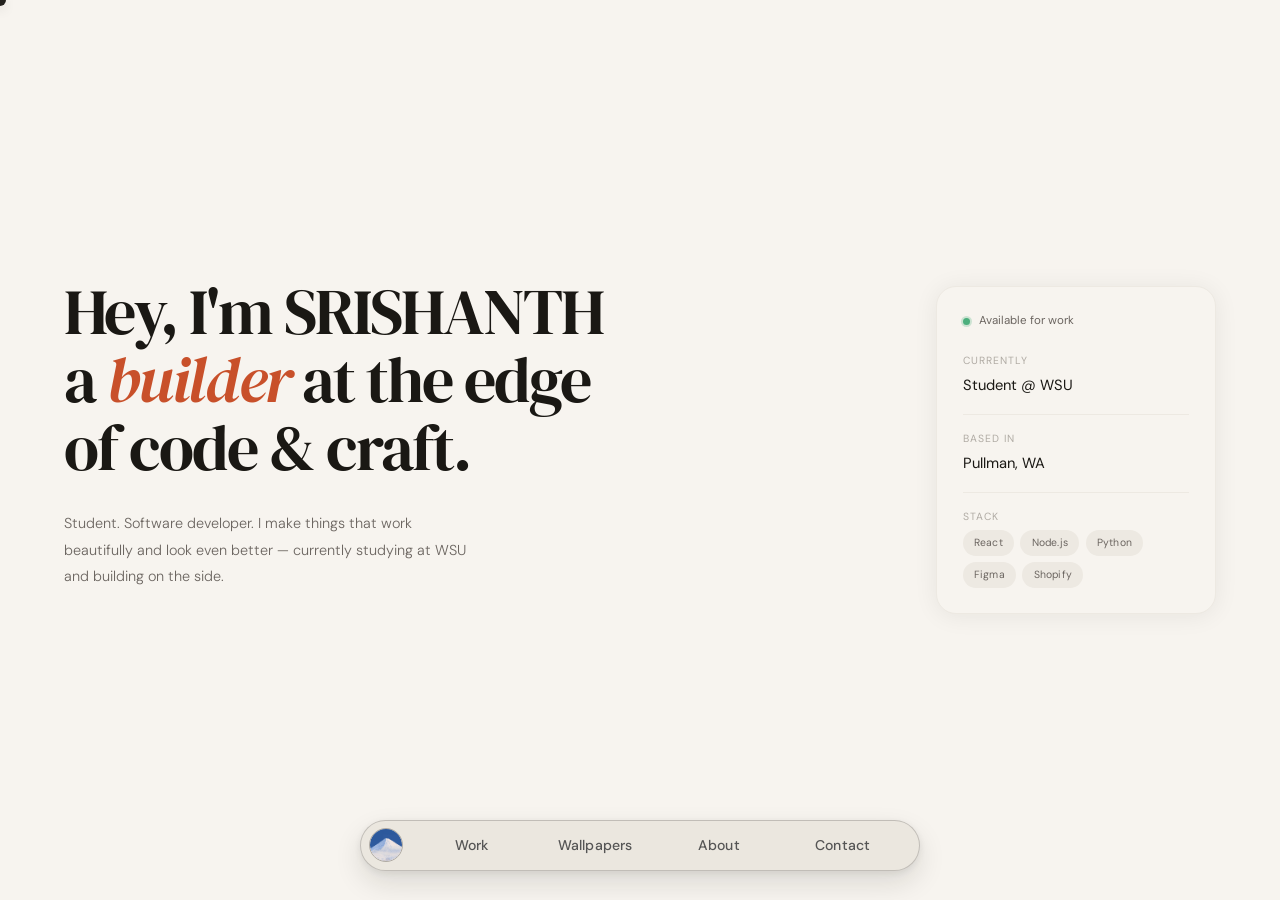
<file: index.html>
<!DOCTYPE html>
<html lang="en">

<head>
  <meta charset="UTF-8" />
  <meta name="viewport" content="width=device-width, initial-scale=1.0" />
  <title>ZeRo</title>
  <link
    href="https://fonts.googleapis.com/css2?family=DM+Serif+Display:ital@0;1&family=DM+Sans:opsz,wght@9..40,300;9..40,400;9..40,500&display=swap"
    rel="stylesheet" />
  <link rel="icon" href="favicon.svg" type="image/svg+xml" />
  <link rel="apple-touch-icon" href="P.jpg" />
  <link rel="stylesheet" href="style.css" />
</head>

<body>
  <div class="cur-dot" id="cd"></div>
  <div class="slide-dots" id="slideDots"></div>
  <nav class="sec-nav" id="secNav" role="navigation" aria-label="Section actions" aria-live="polite"></nav>
  <nav>
    <a class="nav-icon-btn pill" href="#home" style="padding: 0; border-radius: 50%; overflow: hidden;">
      <img src="P.jpg" alt="Srishanth" class="nav-photo" />
    </a>
    <ul class="nav-pill">
      <li><a href="#work">Work</a></li>
      <li><a href="#wallpapers">Wallpapers</a></li>
      <li><a href="#about">About</a></li>
      <li><a href="#contact">Contact</a></li>
    </ul>
  </nav>

  <main class="h-scroll-container">
    <section class="hero" id="home">
      <div class="hero-left">
        <h1 class="h-title">
          Hey, I'm SRISHANTH <br />
          a <em>builder</em> at the edge<br />of code &amp; craft.
        </h1>
        <p class="h-body">
          Student. Software developer. I make things that work beautifully
          and look even better — currently studying at WSU and building on the side.
        </p>
      </div>
      <div class="hero-right">
        <div class="hero-card">
          <div class="hero-card-status"><span class="status-dot"></span> Available for work</div>
          <div class="hero-card-label">Currently</div>
          <div class="hero-card-val">Student @ WSU</div>
          <div class="hero-card-divider"></div>
          <div class="hero-card-label">Based in</div>
          <div class="hero-card-val">Pullman, WA</div>
          <div class="hero-card-divider"></div>
          <div class="hero-card-label">Stack</div>
          <div class="hero-card-stack">
            <span class="hero-card-tag">React</span>
            <span class="hero-card-tag">Node.js</span>
            <span class="hero-card-tag">Python</span>
            <span class="hero-card-tag">Figma</span>
            <span class="hero-card-tag">Shopify</span>
          </div>
        </div>
      </div>
    </section>
    <section class="work rev" id="work">
      <div class="work-inner-content">
        <div class="sec-label">Selected work</div>
        <a class="proj" href="#">
          <div class="proj-l"><span class="proj-n">01</span>
            <div class="proj-info">
              <div class="proj-name">Project Alpha</div>
              <div class="proj-meta">Web App · React · Node.js</div>
            </div>
          </div>
          <div class="proj-r"><span class="proj-yr">2024</span><span class="proj-arr">→</span></div>
        </a>
      </div>
    </section>
    <section class="work rev" id="wallpapers">
      <div class="work-inner-content">
        <div class="sec-label">Wallpapers</div>
        <a class="proj" href="#">
          <div class="proj-l"><span class="proj-n">01</span>
            <div class="proj-info">
              <div class="proj-name">Midnight Desktop Pack</div>
              <div class="proj-meta">4K Resolution · $5</div>
            </div>
          </div>
          <div class="proj-r"><span class="proj-yr">Buy now</span><span class="proj-arr">→</span></div>
        </a>
      </div>
    </section>
    <div class="about rev" id="about">
      <div class="about-in">
        <div class="about-hed">Building at the<br />edge of <em>code</em><br />&amp; <em>craft.</em></div>
        <div class="about-copy">
          <p>I'm a senior student studying Computer Science who believes the best work happens when technical precision meets genuine aesthetic care.</p>
          <div class="pills">
            <span class="pill">React</span><span class="pill">Node.js</span><span class="pill">Python</span>
          </div>
        </div>
      </div>
    </div>
    <section class="contact rev" id="contact">
      <div class="contact-inner">
        <div>
          <h2 class="contact-hed">Let's make<br /><em>something</em><br />together.</h2>
        </div>
        <form class="cform" id="contactForm">
          <div class="cfield"><label>Name</label><input type="text" id="contactName" placeholder="Your name" required /></div>
          <div class="cfield"><label>Email</label><input type="email" id="contactEmail" placeholder="your@email.com" required /></div>
          <div class="cfield"><label>Message</label><textarea id="contactMessage" placeholder="Tell me about your project…" required></textarea></div>
          <button class="cbtn" type="submit">Send it →</button>
        </form>
      </div>
      <footer class="slide-footer">
        <p>ZeRo © 2026 — Made with care.</p>
      </footer>
    </section>
  </main>

  <script src="site.js"></script>
  <script>
    const SEC_NAV_DATA = {
      home: {
        links: []
      },
      work: {
        links: [
          { text: 'View GitHub', href: 'https://github.com/SURAKANTISRISHANTHREDDY', target: '_blank', icon: `<svg width="11" height="11" viewBox="0 0 24 24" fill="none" stroke="currentColor" stroke-width="1.8" stroke-linecap="round" stroke-linejoin="round"><path d="M14 3h7v7"/><path d="M10 14 21 3"/><path d="M21 14v4a3 3 0 0 1-3 3H6a3 3 0 0 1-3-3V6a3 3 0 0 1 3-3h4"/></svg> ` }
        ]
      },
      wallpapers: {
        links: [
          { text: 'Gumroad', href: '#', icon: `<svg width="11" height="11" viewBox="0 0 24 24" fill="none" stroke="currentColor" stroke-width="1.8" stroke-linecap="round" stroke-linejoin="round"><path d="M6 7.5h12"/><path d="M9 7.5V6a3 3 0 0 1 6 0v1.5"/><path d="M7 7.5h10l-1 10.5a2 2 0 0 1-2 2H10a2 2 0 0 1-2-2L7 7.5Z"/></svg> ` },
          { text: 'Instagram', href: 'https://instagram.com/your-handle', target: '_blank', icon: `<svg width="11" height="11" viewBox="0 0 24 24" fill="none" stroke="currentColor" stroke-width="1.8" stroke-linecap="round" stroke-linejoin="round"><rect x="3" y="3" width="18" height="18" rx="5"/><circle cx="12" cy="12" r="4"/><circle cx="17.3" cy="6.7" r="1"/></svg> ` },
        ]
      },
      about: {
        links: [
          { text: 'Resume', href: 'resume.pdf', download: true, icon: `<svg width="11" height="11" viewBox="0 0 24 24" fill="none" stroke="currentColor" stroke-width="1.8" stroke-linecap="round" stroke-linejoin="round"><path d="M12 3v12"/><path d="m7 10 5 5 5-5"/><path d="M5 21h14"/></svg> ` }
        ]
      },
      contact: {
        links: [
          { text: 'Direct Email', href: 'mailto:srishanthsurakanti@gmail.com', icon: `<svg width="11" height="11" viewBox="0 0 24 24" fill="none" stroke="currentColor" stroke-width="1.8" stroke-linecap="round" stroke-linejoin="round"><rect x="3" y="5" width="18" height="14" rx="2"/><path d="m4 7 8 6 8-6"/></svg> ` },
          { text: 'GitHub', href: 'https://github.com/SURAKANTISRISHANTHREDDY', target: '_blank', icon: `<svg width="11" height="11" viewBox="0 0 24 24" fill="currentColor"><path d="M12 .3a12 12 0 0 0-3.8 23.4c.6.1.8-.3.8-.6v-2c-3.3.7-4-1.6-4-1.6-.6-1.4-1.4-1.8-1.4-1.8-1-.7.1-.7.1-.7 1.2.1 1.8 1.2 1.8 1.2 1 1.8 2.8 1.3 3.5 1 .1-.8.4-1.3.7-1.6-2.7-.3-5.5-1.3-5.5-5.8 0-1.3.5-2.4 1.2-3.2 0-.4-.5-1.6.2-3.2 0 0 1-.3 3.3 1.2a11.5 11.5 0 0 1 6 0C17 4.7 18 5 18 5c.7 1.6.2 2.8.1 3.2.8.8 1.2 1.9 1.2 3.2 0 4.5-2.8 5.5-5.5 5.8.4.4.8 1.1.8 2.2v3.3c0 .3.2.7.8.6A12 12 0 0 0 12 .3"/></svg> ` },
          { text: 'LinkedIn', href: 'https://linkedin.com/in/your-profile', target: '_blank', icon: `<svg width="11" height="11" viewBox="0 0 24 24" fill="currentColor"><path d="M20.45 20.45h-3.55v-5.57c0-1.33-.03-3.04-1.85-3.04-1.85 0-2.13 1.45-2.13 2.94v5.67H9.37V9h3.41v1.56h.05c.48-.9 1.63-1.85 3.37-1.85 3.6 0 4.27 2.37 4.27 5.45v6.29zM5.34 7.43a2.06 2.06 0 1 1 0-4.12 2.06 2.06 0 0 1 0 4.12zM7.11 20.45H3.55V9H7.11v11.45z"/></svg> ` }
        ]
      }
    };
    PortfolioSite.initScrollerPage({
      sectionActions: SEC_NAV_DATA,
      slideLabels: ['Home', 'Work', 'Wallpapers', 'About', 'Contact']
    });
  </script>
</body>

</html>
</file>
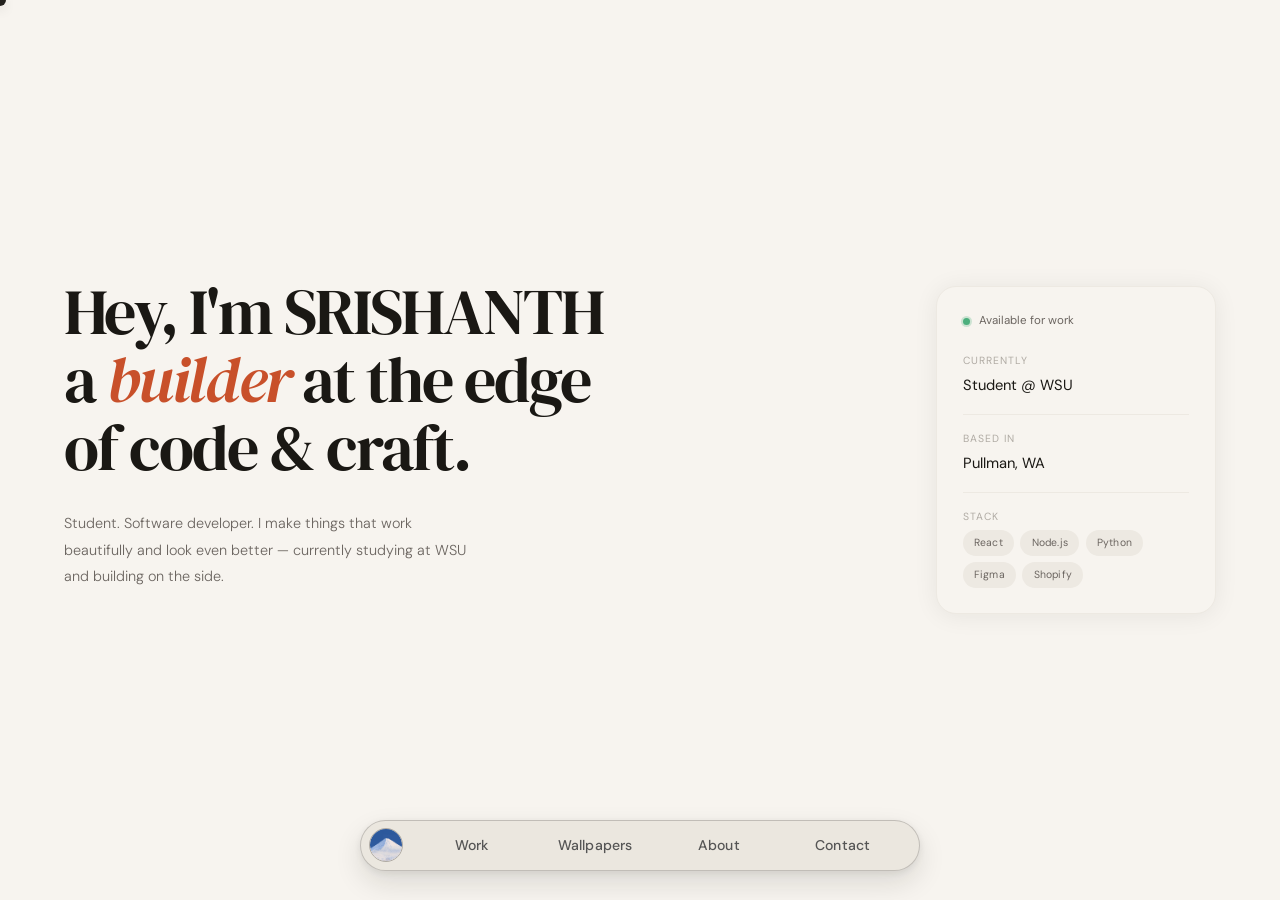
<file: personal.html>
<!DOCTYPE html>
<html lang="en">

<head>
  <meta charset="UTF-8" />
  <meta name="viewport" content="width=device-width, initial-scale=1.0" />
  <title>ZeRo</title>
  <link
    href="https://fonts.googleapis.com/css2?family=DM+Serif+Display:ital@0;1&family=DM+Sans:opsz,wght@9..40,300;9..40,400;9..40,500&display=swap"
    rel="stylesheet" />
  <link rel="icon" href="favicon.svg" type="image/svg+xml" />
  <link rel="apple-touch-icon" href="P.jpg" />
  <!-- Stylesheet — edit style.css to change all visual styles -->
  <link rel="stylesheet" href="style.css" />
</head>

<body>
  <div class="cur-dot" id="cd"></div>
  <div class="slide-dots" id="slideDots"></div>
  <nav class="sec-nav" id="secNav" role="navigation" aria-label="Section actions" aria-live="polite"></nav>
  <nav>
    <a class="nav-icon-btn pill" href="#home" style="padding: 0; border-radius: 50%; overflow: hidden;">
      <img src="P.jpg" alt="Srishanth" class="nav-photo" />
    </a>
    <ul class="nav-pill">
      <li><a href="#work">Work</a></li>
      <li><a href="#wallpapers">Wallpapers</a></li>
      <li><a href="#about">About</a></li>
      <li><a href="#contact">Contact</a></li>
    </ul>

  </nav>

  <main class="h-scroll-container">
    <section class="hero" id="home">
      <div class="hero-left">
        <h1 class="h-title">
          Hey, I'm SRISHANTH <br />
          a <em>builder</em> at the edge<br />of code &amp; craft.
        </h1>
        <p class="h-body">
          Student. Software developer. I make things that work beautifully
          and look even better — currently studying at WSU and building on the side.
        </p>
      </div>
      <div class="hero-right">
        <div class="hero-card">
          <div class="hero-card-status">
            <span class="status-dot"></span>
            Available for work
          </div>
          <div class="hero-card-label">Currently</div>
          <div class="hero-card-val">Student @ WSU</div>
          <div class="hero-card-divider"></div>
          <div class="hero-card-label">Based in</div>
          <div class="hero-card-val">Pullman, WA</div>
          <div class="hero-card-divider"></div>
          <div class="hero-card-label">Stack</div>
          <div class="hero-card-stack">
            <span class="hero-card-tag">React</span>
            <span class="hero-card-tag">Node.js</span>
            <span class="hero-card-tag">Python</span>
            <span class="hero-card-tag">Figma</span>
            <span class="hero-card-tag">Shopify</span>
          </div>
        </div>
      </div>
    </section>
    <section class="work rev" id="work">
      <div class="work-inner-content">
        <div class="sec-label">Selected work</div>
        <a class="proj" href="#">
          <div class="proj-l"><span class="proj-n">01</span>
            <div class="proj-info">
              <div class="proj-name">Project Alpha</div>
              <div class="proj-meta">Web App · React · Node.js · MongoDB</div>
            </div>
          </div>
          <div class="proj-r"><span class="proj-yr">2024</span><span class="proj-arr">→</span></div>
        </a>
        <a class="proj" href="#">
          <div class="proj-l"><span class="proj-n">02</span>
            <div class="proj-info">
              <div class="proj-name">Studio Brand</div>
              <div class="proj-meta">Merch · Brand Identity · Screen Print</div>
            </div>
          </div>
          <div class="proj-r"><span class="proj-yr">2024</span><span class="proj-arr">→</span></div>
        </a>
        <a class="proj" href="#">
          <div class="proj-l"><span class="proj-n">03</span>
            <div class="proj-info">
              <div class="proj-name">Drop Shop</div>
              <div class="proj-meta">E-commerce · Shopify · Product Design</div>
            </div>
          </div>
          <div class="proj-r"><span class="proj-yr">2023</span><span class="proj-arr">→</span></div>
        </a>
        <a class="proj" href="#">
          <div class="proj-l"><span class="proj-n">04</span>
            <div class="proj-info">
              <div class="proj-name">Dev Tool</div>
              <div class="proj-meta">Python · CLI · Open Source</div>
            </div>
          </div>
          <div class="proj-r"><span class="proj-yr">2023</span><span class="proj-arr">→</span></div>
        </a>
      </div>
    </section>
    <section class="work rev" id="wallpapers">
      <div class="work-inner-content">
        <div class="sec-label">Wallpapers</div>
        <a class="proj" href="#">
          <div class="proj-l"><span class="proj-n">01</span>
            <div class="proj-info">
              <div class="proj-name">Midnight Desktop Pack</div>
              <div class="proj-meta">4K Resolution · $5</div>
            </div>
          </div>
          <div class="proj-r"><span class="proj-yr">Buy now</span><span class="proj-arr">→</span></div>
        </a>
        <a class="proj" href="#">
          <div class="proj-l"><span class="proj-n">02</span>
            <div class="proj-info">
              <div class="proj-name">Liquid Abstract Collection</div>
              <div class="proj-meta">Mobile &amp; Desktop · $8</div>
            </div>
          </div>
          <div class="proj-r"><span class="proj-yr">Buy now</span><span class="proj-arr">→</span></div>
        </a>
      </div>
    </section>
    <div class="about rev" id="about">
      <div class="about-in">
        <div class="about-hed">Building at the<br />edge of <em>code</em><br />&amp; <em>craft.</em></div>
        <div class="about-copy">
          <p>I'm a senior student studying Computer Science who believes the best work happens when technical precision
            meets genuine aesthetic care. I write software. I design brands. I make merch people actually want.</p>
          <p>Whether it's shipping a clean API or sourcing the right blank tee for a drop, I bring the same obsessive
            attention to detail — and I'm always looking for the next thing worth building.</p>
          <div class="pills">
            <span class="pill">React</span><span class="pill">Node.js</span><span class="pill">Python</span>
            <span class="pill">TypeScript</span><span class="pill">Figma</span><span class="pill">Shopify</span>
            <span class="pill">Brand Design</span><span class="pill">Print / Merch</span><span
              class="pill">E-commerce</span>
          </div>
        </div>
      </div>
    </div>
    <section class="contact rev" id="contact">
      <div class="contact-inner">
        <div>
          <h2 class="contact-hed">Let's make<br /><em>something</em><br />together.</h2>
        </div>
        <form class="cform" id="contactForm">
          <div class="cfield"><label>Name</label><input type="text" id="contactName" placeholder="Your name" required />
          </div>
          <div class="cfield"><label>Email</label><input type="email" id="contactEmail" placeholder="your@email.com"
              required /></div>
          <div class="cfield"><label>Message</label><textarea id="contactMessage"
              placeholder="Tell me about your project…" required></textarea>
          </div>
          <button class="cbtn" type="submit">Send it →</button>
        </form>
      </div>
      <footer class="slide-footer">
        <p>ZeRo © 2026 — Made with care.</p>
      </footer>
    </section>
  </main>

  <script src="site.js"></script>
  <script>
    const SEC_NAV_DATA = {
      home: {
        links: []
      },
      work: {
        links: [
          { text: 'GitHub', href: 'https://github.com/SURAKANTISRISHANTHREDDY', target: '_blank',
            icon: `<svg width="11" height="11" viewBox="0 0 24 24" fill="currentColor"><path d="M12 .3a12 12 0 0 0-3.8 23.4c.6.1.8-.3.8-.6v-2c-3.3.7-4-1.6-4-1.6-.6-1.4-1.4-1.8-1.4-1.8-1-.7.1-.7.1-.7 1.2.1 1.8 1.2 1.8 1.2 1 1.8 2.8 1.3 3.5 1 .1-.8.4-1.3.7-1.6-2.7-.3-5.5-1.3-5.5-5.8 0-1.3.5-2.4 1.2-3.2 0-.4-.5-1.6.2-3.2 0 0 1-.3 3.3 1.2a11.5 11.5 0 0 1 6 0C17 4.7 18 5 18 5c.7 1.6.2 2.8.1 3.2.8.8 1.2 1.9 1.2 3.2 0 4.5-2.8 5.5-5.5 5.8.4.4.8 1.1.8 2.2v3.3c0 .3.2.7.8.6A12 12 0 0 0 12 .3"/></svg> ` },
        ]
      },
      wallpapers: {
        links: [
          { text: 'Gumroad',   href: '#', icon: `<svg width="11" height="11" viewBox="0 0 24 24" fill="none" stroke="currentColor" stroke-width="1.8" stroke-linecap="round" stroke-linejoin="round"><path d="M6 7.5h12"/><path d="M9 7.5V6a3 3 0 0 1 6 0v1.5"/><path d="M7 7.5h10l-1 10.5a2 2 0 0 1-2 2H10a2 2 0 0 1-2-2L7 7.5Z"/></svg> ` },
          { text: 'Instagram', href: 'https://instagram.com/your-handle', target: '_blank',
            icon: `<svg width="11" height="11" viewBox="0 0 24 24" fill="none" stroke="currentColor" stroke-width="1.8" stroke-linecap="round" stroke-linejoin="round"><rect x="3" y="3" width="18" height="18" rx="5"/><circle cx="12" cy="12" r="4"/><circle cx="17.3" cy="6.7" r="1"/></svg> ` },
        ]
      },
      about: {
        links: [
          { text: 'Resume', href: 'resume.pdf', download: true,
            icon: `<svg width="11" height="11" viewBox="0 0 24 24" fill="none" stroke="currentColor" stroke-width="1.8" stroke-linecap="round" stroke-linejoin="round"><path d="M12 3v12"/><path d="m7 10 5 5 5-5"/><path d="M5 21h14"/></svg> ` },
          { text: 'LinkedIn', href: 'https://linkedin.com/in/your-profile', target: '_blank',
            icon: `<svg width="11" height="11" viewBox="0 0 24 24" fill="currentColor"><path d="M20.45 20.45h-3.55v-5.57c0-1.33-.03-3.04-1.85-3.04-1.85 0-2.13 1.45-2.13 2.94v5.67H9.37V9h3.41v1.56h.05c.48-.9 1.63-1.85 3.37-1.85 3.6 0 4.27 2.37 4.27 5.45v6.29zM5.34 7.43a2.06 2.06 0 1 1 0-4.12 2.06 2.06 0 0 1 0 4.12zM7.11 20.45H3.55V9H7.11v11.45z"/></svg> ` },
        ]
      },
      contact: {
        links: [
          { text: 'Email',     href: 'mailto:srishanthsurakanti@gmail.com',
            icon: `<svg width="11" height="11" viewBox="0 0 24 24" fill="none" stroke="currentColor" stroke-width="1.8" stroke-linecap="round" stroke-linejoin="round"><rect x="3" y="5" width="18" height="14" rx="2"/><path d="m4 7 8 6 8-6"/></svg> ` },
          { text: 'GitHub',    href: 'https://github.com/SURAKANTISRISHANTHREDDY', target: '_blank',
            icon: `<svg width="11" height="11" viewBox="0 0 24 24" fill="currentColor"><path d="M12 .3a12 12 0 0 0-3.8 23.4c.6.1.8-.3.8-.6v-2c-3.3.7-4-1.6-4-1.6-.6-1.4-1.4-1.8-1.4-1.8-1-.7.1-.7.1-.7 1.2.1 1.8 1.2 1.8 1.2 1 1.8 2.8 1.3 3.5 1 .1-.8.4-1.3.7-1.6-2.7-.3-5.5-1.3-5.5-5.8 0-1.3.5-2.4 1.2-3.2 0-.4-.5-1.6.2-3.2 0 0 1-.3 3.3 1.2a11.5 11.5 0 0 1 6 0C17 4.7 18 5 18 5c.7 1.6.2 2.8.1 3.2.8.8 1.2 1.9 1.2 3.2 0 4.5-2.8 5.5-5.5 5.8.4.4.8 1.1.8 2.2v3.3c0 .3.2.7.8.6A12 12 0 0 0 12 .3"/></svg> ` },
          { text: 'LinkedIn',  href: 'https://linkedin.com/in/your-profile', target: '_blank',
            icon: `<svg width="11" height="11" viewBox="0 0 24 24" fill="currentColor"><path d="M20.45 20.45h-3.55v-5.57c0-1.33-.03-3.04-1.85-3.04-1.85 0-2.13 1.45-2.13 2.94v5.67H9.37V9h3.41v1.56h.05c.48-.9 1.63-1.85 3.37-1.85 3.6 0 4.27 2.37 4.27 5.45v6.29zM5.34 7.43a2.06 2.06 0 1 1 0-4.12 2.06 2.06 0 0 1 0 4.12zM7.11 20.45H3.55V9H7.11v11.45z"/></svg> ` },
          { text: 'Instagram', href: 'https://instagram.com/your-handle', target: '_blank',
            icon: `<svg width="11" height="11" viewBox="0 0 24 24" fill="none" stroke="currentColor" stroke-width="1.8" stroke-linecap="round" stroke-linejoin="round"><rect x="3" y="3" width="18" height="18" rx="5"/><circle cx="12" cy="12" r="4"/><circle cx="17.3" cy="6.7" r="1"/></svg> ` },
        ]
      }
    };
    PortfolioSite.initScrollerPage({
      sectionActions: SEC_NAV_DATA,
      slideLabels: ['Home', 'Work', 'Wallpapers', 'About', 'Contact']
    });
  </script>

</body>

</html>
</file>
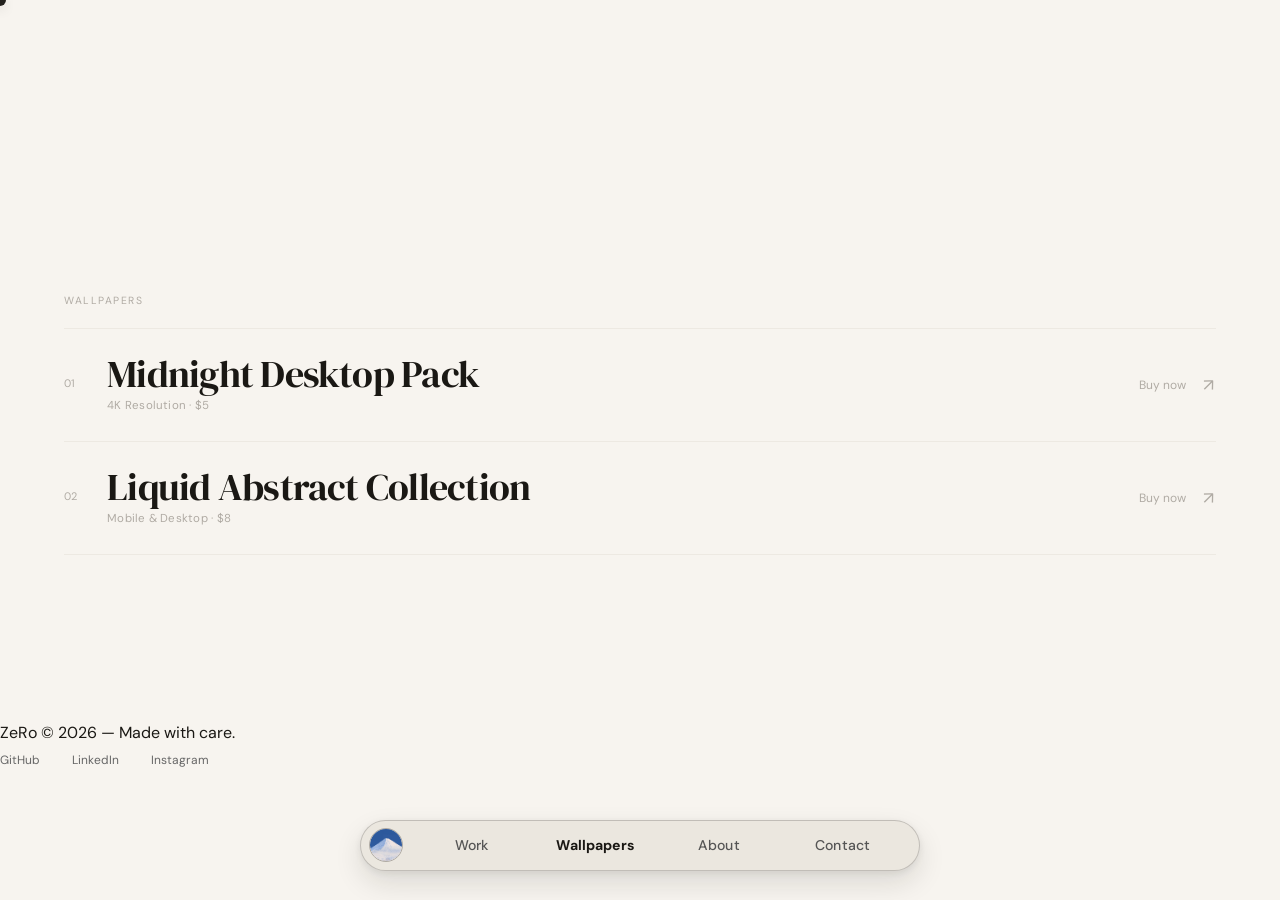
<file: wallpapers.html>
<!DOCTYPE html>
<html lang="en">
<head>
  <meta charset="UTF-8" />
  <meta name="viewport" content="width=device-width, initial-scale=1.0" />
  <title>ZeRo</title>
  <link href="https://fonts.googleapis.com/css2?family=DM+Serif+Display:ital@0;1&family=DM+Sans:opsz,wght@9..40,300;9..40,400;9..40,500&display=swap" rel="stylesheet" />
  <link rel="icon" href="favicon.svg" type="image/svg+xml" />
  <link rel="apple-touch-icon" href="P.jpg" />
  <link rel="stylesheet" href="style.css" />
</head>
<body>
  <div class="cur-dot" id="cd"></div>
  <nav>
    <a class="nav-icon-btn pill" href="personal.html" style="padding: 0; border-radius: 50%; overflow: hidden;">
      <img src="P.jpg" alt="Srishanth" class="nav-photo" />
    </a>
    <ul class="nav-pill">
      <li><a href="personal.html#work">Work</a></li>
      <li><a href="wallpapers.html" class="active">Wallpapers</a></li>
      <li><a href="personal.html#about">About</a></li>
      <li><a href="personal.html#contact">Contact</a></li>
    </ul>

  </nav>

  <section class="work rev" id="wallpapers" style="padding-top: 8rem; min-height: 80vh;">
    <div class="sec-label">Wallpapers</div>
    <a class="proj" href="#">
      <div class="proj-l"><span class="proj-n">01</span>
        <div class="proj-info">
          <div class="proj-name">Midnight Desktop Pack</div>
          <div class="proj-meta">4K Resolution · $5</div>
        </div>
      </div>
      <div class="proj-r"><span class="proj-yr">Buy now</span><span class="proj-arr">→</span></div>
    </a>
    <a class="proj" href="#">
      <div class="proj-l"><span class="proj-n">02</span>
        <div class="proj-info">
          <div class="proj-name">Liquid Abstract Collection</div>
          <div class="proj-meta">Mobile &amp; Desktop · $8</div>
        </div>
      </div>
      <div class="proj-r"><span class="proj-yr">Buy now</span><span class="proj-arr">→</span></div>
    </a>
  </section>

  <footer>
    <p>ZeRo © 2026 — Made with care.</p>
    <ul class="f-links">
      <li><a href="https://github.com/SURAKANTISRISHANTHREDDY" target="_blank">GitHub</a></li>
      <li><a href="https://linkedin.com/in/your-profile" target="_blank">LinkedIn</a></li>
      <li><a href="https://instagram.com/your-handle" target="_blank">Instagram</a></li>
    </ul>
  </footer>

  <script src="site.js"></script>
  <script>
    PortfolioSite.initStandalonePage();
  </script>
</body>
</html>
</file>
<file: style.css>
@import url("./desktop.css");
@import url("./mobile.css");
</file>
